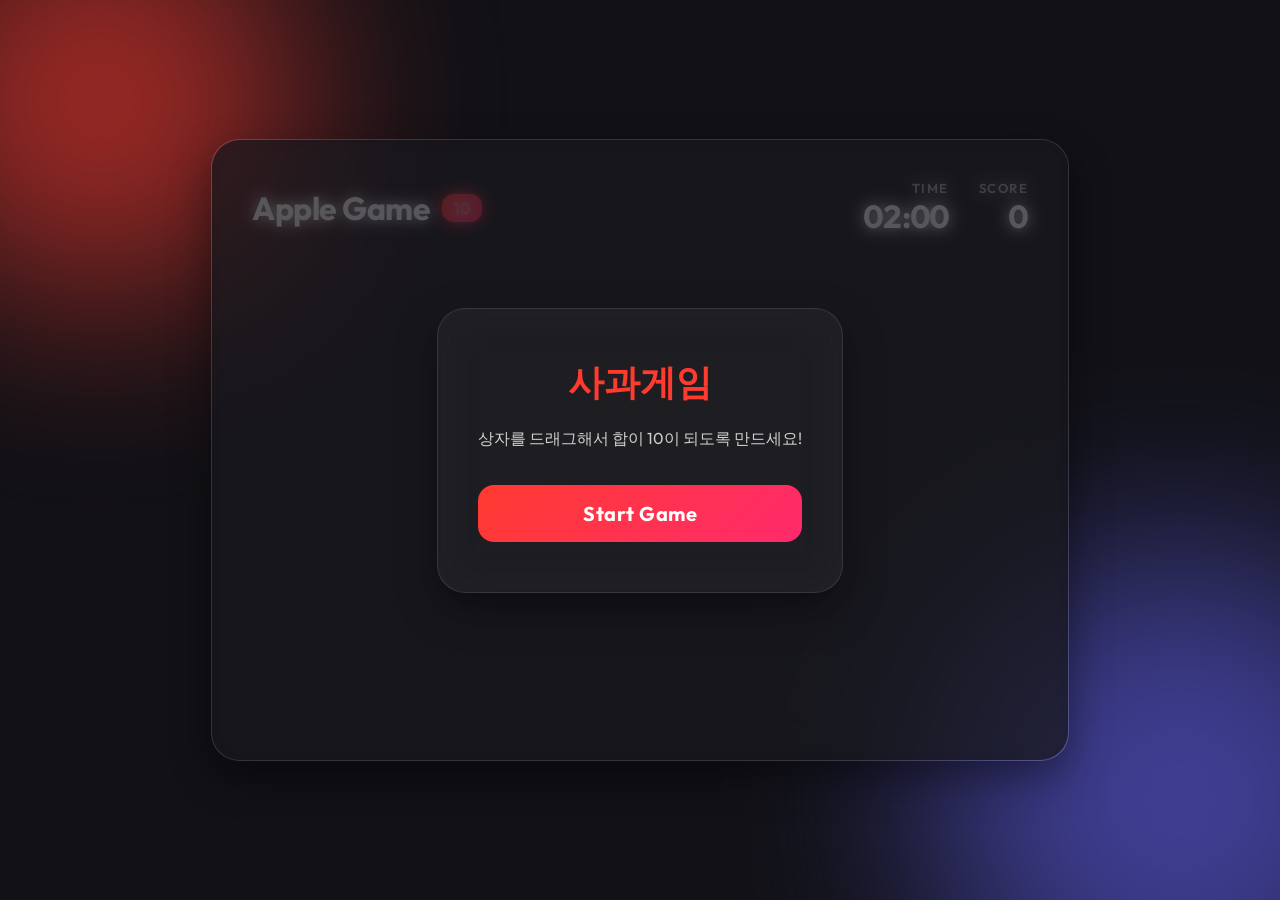
<file: game/index.html>
<!DOCTYPE html>
<html lang="ko">
<head>
    <meta charset="UTF-8">
    <meta name="viewport" content="width=device-width, initial-scale=1.0">
    <title>사과게임</title>
    <link href="https://fonts.googleapis.com/css2?family=Outfit:wght@400;600;700&display=swap" rel="stylesheet">
    <link rel="stylesheet" href="index.css">
</head>
<body>
    <div class="background-blobs">
        <div class="blob blob-1"></div>
        <div class="blob blob-2"></div>
    </div>
    <div class="container glass">
        <header>
            <h1>Apple Game <span class="badge">10</span></h1>
            <div class="stats">
                <div class="stat-box">
                    <span class="label">Time</span>
                    <span class="value" id="timer">02:00</span>
                </div>
                <div class="stat-box">
                    <span class="label">Score</span>
                    <span class="value" id="score">0</span>
                </div>
            </div>
        </header>
        
        <div class="game-container" id="gameContainer">
            <div id="grid" class="grid"></div>
        </div>

        <div id="overlay" class="overlay">
            <div class="modal glass fade-in">
                <h2 id="modalTitle">사과게임</h2>
                <p id="modalDesc">상자를 드래그해서 합이 10이 되도록 만드세요!</p>
                <button id="startBtn" class="btn">Start Game</button>
            </div>
        </div>
    </div>
    <script src="script.js"></script>
</body>
</html>
</file>
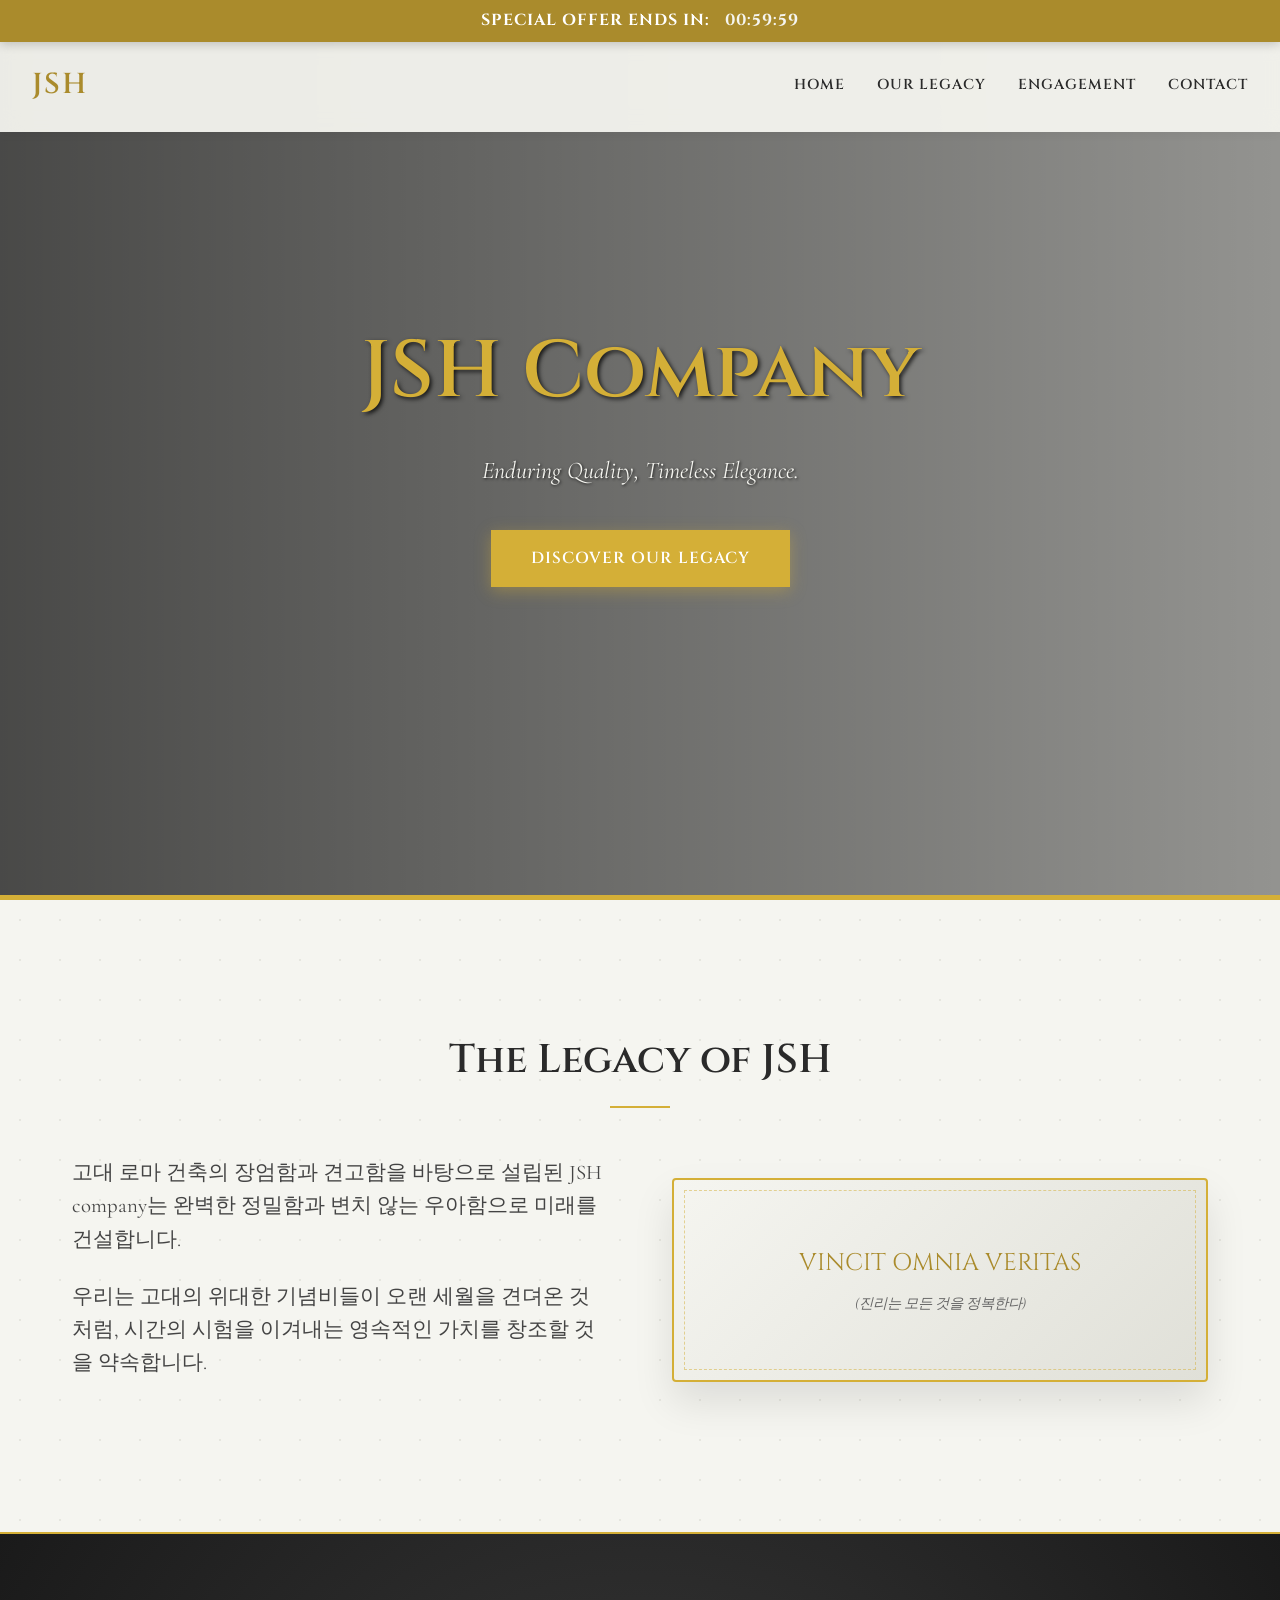
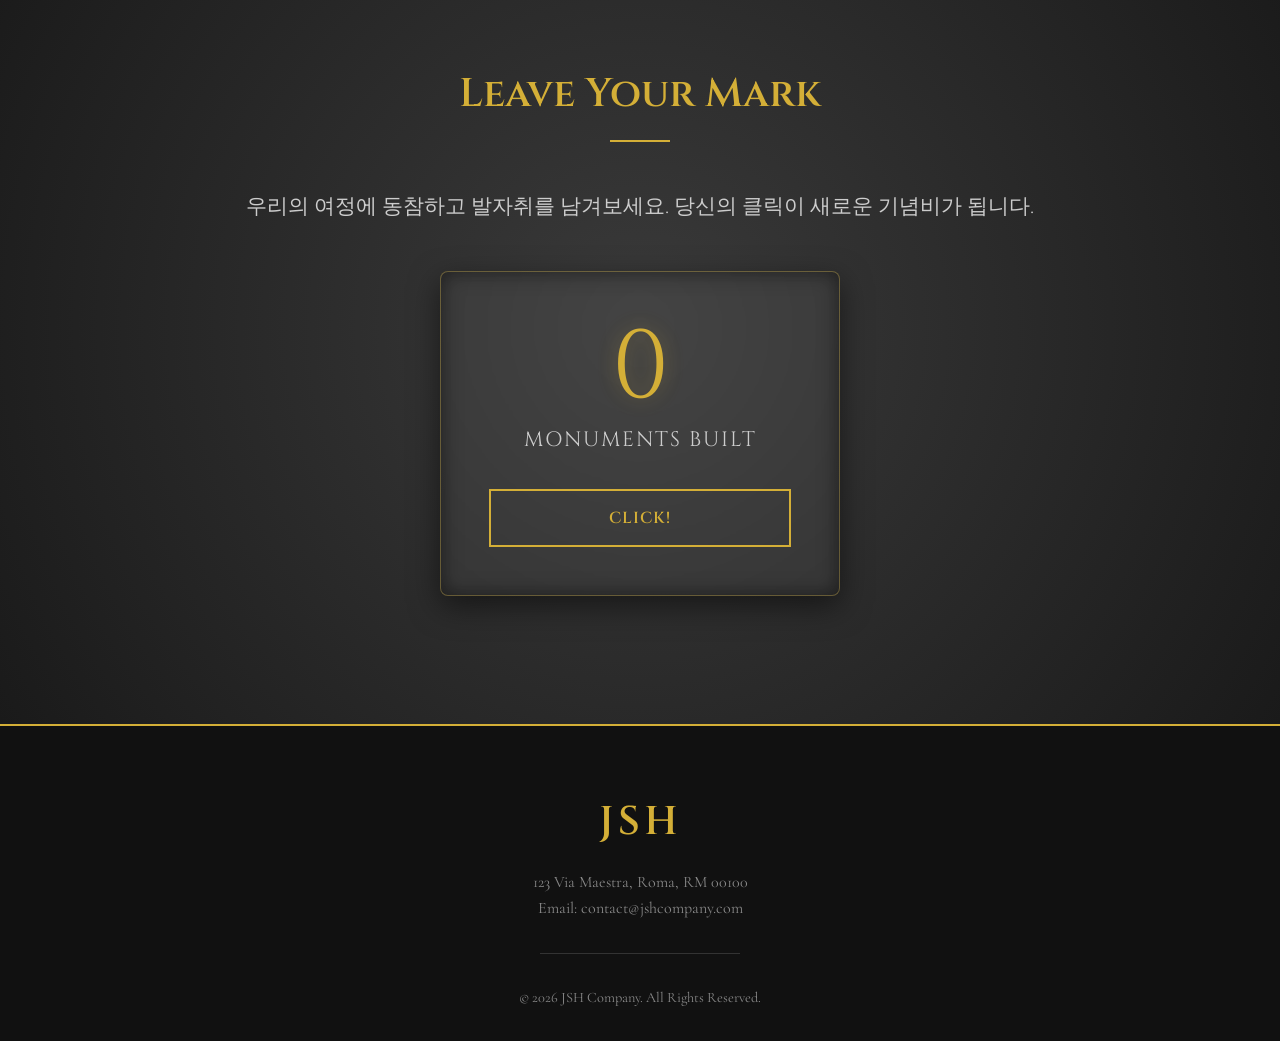
<file: test/index.html>
<!DOCTYPE html>
<html lang="ko">
<head>
    <meta charset="UTF-8">
    <meta name="viewport" content="width=device-width, initial-scale=1.0">
    <title>JSH Company | Timeless Excellence</title>
    <meta name="description" content="JSH Company - A tradition of excellence with a luxurious Roman theme.">
    <!-- Google Fonts for Roman Theme -->
    <link href="https://fonts.googleapis.com/css2?family=Cinzel:wght@400;600;700&family=Cormorant+Garamond:ital,wght@0,400;0,600;1,400&display=swap" rel="stylesheet">
    <link rel="stylesheet" href="style.css">
</head>
<body>
    <div class="countdown-banner" id="countdown-banner">
        <span>SPECIAL OFFER ENDS IN: </span>
        <span id="countdown-timer" class="countdown-timer">01:00:00</span>
    </div>
    
    <header class="navbar">
        <div class="logo">JSH</div>
        <nav>
            <ul class="nav-links">
                <li><a href="#hero">Home</a></li>
                <li><a href="#about">Our Legacy</a></li>
                <li><a href="#engagement">Engagement</a></li>
                <li><a href="#contact">Contact</a></li>
            </ul>
        </nav>
    </header>

    <main>
        <!-- Hero Section -->
        <section id="hero" class="hero-section">
            <div class="hero-content">
                <h1 class="fade-in">JSH Company</h1>
                <p class="fade-in delay-1">Enduring Quality, Timeless Elegance.</p>
                <a href="#about" class="btn btn-gold fade-in delay-2">Discover Our Legacy</a>
            </div>
        </section>

        <!-- About Section -->
        <section id="about" class="about-section">
            <div class="container">
                <h2 class="section-title reveal">The Legacy of JSH</h2>
                <div class="about-grid">
                    <div class="about-text reveal">
                        <p>고대 로마 건축의 장엄함과 견고함을 바탕으로 설립된 JSH company는 완벽한 정밀함과 변치 않는 우아함으로 미래를 건설합니다.</p>
                        <p>우리는 고대의 위대한 기념비들이 오랜 세월을 견뎌온 것처럼, 시간의 시험을 이겨내는 영속적인 가치를 창조할 것을 약속합니다.</p>
                    </div>
                    <div class="about-image reveal delay-1">
                        <div class="marble-box">
                            <span>VINCIT OMNIA VERITAS<br><small>(진리는 모든 것을 정복한다)</small></span>
                        </div>
                    </div>
                </div>
            </div>
        </section>

        <!-- Engagement Section (Clicker) -->
        <section id="engagement" class="engagement-section">
            <div class="container text-center">
                <h2 class="section-title reveal">Leave Your Mark</h2>
                <p class="reveal">우리의 여정에 동참하고 발자취를 남겨보세요. 당신의 클릭이 새로운 기념비가 됩니다.</p>
                
                <div class="counter-box reveal delay-1">
                    <div class="counter-display" id="click-count">0</div>
                    <p class="counter-label">Monuments Built</p>
                    <button id="click-btn" class="btn btn-roman">CLICK!</button>
                </div>
            </div>
        </section>
    </main>

    <footer id="contact" class="footer">
        <div class="container text-center">
            <h2 class="logo-large">JSH</h2>
            <p>123 Via Maestra, Roma, RM 00100</p>
            <p>Email: contact@jshcompany.com</p>
            <div class="divider"></div>
            <p class="copyright">&copy; 2026 JSH Company. All Rights Reserved.</p>
        </div>
    </footer>

    <script src="script.js"></script>
</body>
</html>
</file>
<file: game/index.css>
:root {
    --primary: #FF3B30;
    --primary-light: #ff7e75;
    --bg: #111116;
    --text: #ffffff;
    --glass-bg: rgba(255, 255, 255, 0.05);
    --glass-border: rgba(255, 255, 255, 0.1);
    --selection-color: rgba(255, 59, 48, 0.3);
    --selection-border: rgba(255, 59, 48, 0.8);
}

* {
    box-sizing: border-box;
    margin: 0;
    padding: 0;
}

body {
    font-family: 'Outfit', sans-serif;
    background-color: var(--bg);
    color: var(--text);
    height: 100vh;
    display: flex;
    justify-content: center;
    align-items: center;
    overflow: hidden;
    user-select: none;
    -webkit-user-select: none;
}

.background-blobs {
    position: absolute;
    top: 0; left: 0; width: 100%; height: 100%;
    z-index: -1;
    overflow: hidden;
}

.blob {
    position: absolute;
    border-radius: 50%;
    filter: blur(100px);
    opacity: 0.6;
}

.blob-1 {
    width: 400px; height: 400px;
    background: #FF3B30;
    top: -100px; left: -100px;
    animation: float 10s ease-in-out infinite alternate;
}

.blob-2 {
    width: 500px; height: 500px;
    background: #5E5CE6;
    bottom: -150px; right: -150px;
    animation: float 15s ease-in-out infinite alternate-reverse;
}

@keyframes float {
    0% { transform: translateY(0) scale(1); }
    100% { transform: translateY(50px) scale(1.1); }
}

.glass {
    background: var(--glass-bg);
    backdrop-filter: blur(24px);
    -webkit-backdrop-filter: blur(24px);
    border: 1px solid var(--glass-border);
    border-radius: 28px;
    box-shadow: 0 16px 40px 0 rgba(0, 0, 0, 0.4);
}

.container {
    padding: 40px;
    display: flex;
    flex-direction: column;
    gap: 30px;
    position: relative;
    max-width: 100%;
}

header {
    display: flex;
    justify-content: space-between;
    align-items: center;
}

h1 {
    font-size: 32px;
    font-weight: 700;
    display: flex;
    align-items: center;
    gap: 12px;
    letter-spacing: -0.5px;
}

.badge {
    background: linear-gradient(135deg, var(--primary), #FF2A6D);
    color: white;
    font-size: 16px;
    padding: 4px 12px;
    border-radius: 12px;
    font-weight: 700;
}

.stats {
    display: flex;
    gap: 30px;
}

.stat-box {
    display: flex;
    flex-direction: column;
    align-items: flex-end;
}

.stat-box .label {
    font-size: 13px;
    text-transform: uppercase;
    letter-spacing: 1.5px;
    opacity: 0.6;
    font-weight: 600;
}

.stat-box .value {
    font-size: 32px;
    font-weight: 700;
    font-variant-numeric: tabular-nums;
    text-shadow: 0 2px 10px rgba(255,255,255,0.2);
}

.game-container {
    position: relative;
    touch-action: none; /* Prevent scrolling on mobile during drag */
}

.grid {
    display: grid;
    grid-template-columns: repeat(17, 40px);
    grid-template-rows: repeat(10, 40px);
    gap: 6px;
    position: relative;
}

.cell {
    width: 40px;
    height: 40px;
    display: flex;
    justify-content: center;
    align-items: center;
    background: rgba(255, 255, 255, 0.08);
    border: 1px solid rgba(255, 255, 255, 0.1);
    border-radius: 10px;
    font-size: 20px;
    font-weight: 600;
    cursor: grab;
    transition: transform 0.15s cubic-bezier(0.175, 0.885, 0.32, 1.275), background 0.1s, opacity 0.3s ease-out;
}

.cell.empty {
    opacity: 0;
    pointer-events: none;
    transform: scale(0.6);
}

.cell.selected {
    background: var(--primary);
    border-color: var(--primary-light);
    transform: scale(1.05);
    box-shadow: 0 4px 16px rgba(255, 59, 48, 0.5);
    color: white;
}

.cell:active {
    cursor: grabbing;
}

.overlay {
    position: absolute;
    top: 0; left: 0; right: 0; bottom: 0;
    background: rgba(17, 17, 22, 0.7);
    backdrop-filter: blur(8px);
    display: flex;
    justify-content: center;
    align-items: center;
    border-radius: 28px;
    z-index: 100;
    transition: opacity 0.3s;
}

.hidden {
    display: none !important;
}

.modal {
    padding: 50px 40px;
    text-align: center;
    display: flex;
    flex-direction: column;
    gap: 15px;
    min-width: 340px;
}

.modal h2 {
    font-size: 36px;
    color: var(--primary);
    margin-bottom: 5px;
}

.modal p {
    font-size: 16px;
    opacity: 0.8;
    margin-bottom: 20px;
}

.btn {
    background: linear-gradient(135deg, var(--primary), #FF2A6D);
    color: white;
    border: none;
    padding: 16px 32px;
    font-size: 20px;
    font-weight: 700;
    border-radius: 16px;
    cursor: pointer;
    font-family: inherit;
    transition: transform 0.2s, box-shadow 0.2s;
    letter-spacing: 0.5px;
}

.btn:hover {
    transform: translateY(-2px);
    box-shadow: 0 12px 28px rgba(255, 59, 48, 0.4);
}

.btn:active {
    transform: translateY(0);
}

.fade-in {
    animation: fadeIn 0.4s cubic-bezier(0.16, 1, 0.3, 1) forwards;
}

@keyframes fadeIn {
    from { opacity: 0; transform: scale(0.95); }
    to { opacity: 1; transform: scale(1); }
}

.coin-effect {
    position: absolute;
    transform: translate(-50%, -50%);
    font-size: 28px;
    font-weight: 800;
    color: #FFD700;
    text-shadow: 0 0 10px rgba(255, 215, 0, 0.8), 0 2px 4px rgba(0,0,0,0.5);
    pointer-events: none;
    z-index: 50;
    animation: coinUp 0.8s ease-out forwards;
}

@keyframes coinUp {
    0% {
        opacity: 0;
        transform: translate(-50%, -50%) scale(0.5);
    }
    15% {
        opacity: 1;
        transform: translate(-50%, -150%) scale(1.2);
    }
    100% {
        opacity: 0;
        transform: translate(-50%, -250%) scale(1);
    }
}
</file>
<file: test/style.css>
:root {
    --gold: #D4AF37;
    --gold-dark: #AA8B2C;
    --marble: #F5F5F0;
    --marble-dark: #E6E6DF;
    --roman-red: #A31F2A;
    --charcoal: #2A2A2A;
    --text-main: #333333;
    --font-heading: 'Cinzel', serif;
    --font-body: 'Cormorant Garamond', serif;
}

* {
    margin: 0;
    padding: 0;
    box-sizing: border-box;
}

html {
    scroll-behavior: smooth;
}

body {
    font-family: var(--font-body);
    background-color: var(--marble);
    color: var(--text-main);
    line-height: 1.6;
    overflow-x: hidden;
}

.container {
    max-width: 1200px;
    margin: 0 auto;
    padding: 0 2rem;
}

.text-center {
    text-align: center;
}

/* Typography */
h1, h2, h3, .logo {
    font-family: var(--font-heading);
    font-weight: 600;
}

.section-title {
    font-size: 2.5rem;
    color: var(--charcoal);
    margin-bottom: 3rem;
    text-align: center;
    position: relative;
    padding-bottom: 1rem;
}

.section-title::after {
    content: '';
    position: absolute;
    bottom: 0;
    left: 50%;
    transform: translateX(-50%);
    width: 60px;
    height: 2px;
    background-color: var(--gold);
}

/* Countdown Banner */
.countdown-banner {
    position: fixed;
    top: 0;
    left: 0;
    width: 100%;
    background-color: var(--gold-dark);
    color: #fff;
    text-align: center;
    padding: 0.5rem 0;
    z-index: 1001;
    font-family: var(--font-heading);
    font-size: 1rem;
    font-weight: 700;
    box-shadow: 0 2px 10px rgba(0, 0, 0, 0.2);
    letter-spacing: 1px;
}

.countdown-timer {
    margin-left: 10px;
    color: var(--marble);
}

/* Navigation */
.navbar {
    position: fixed;
    top: 38px;
    left: 0;
    width: 100%;
    padding: 1.5rem 2rem;
    display: flex;
    justify-content: space-between;
    align-items: center;
    background-color: rgba(245, 245, 240, 0.95);
    backdrop-filter: blur(10px);
    z-index: 1000;
    box-shadow: 0 2px 10px rgba(0, 0, 0, 0.05);
    transition: padding 0.3s ease;
}

.navbar.scrolled {
    padding: 1rem 2rem;
}

.logo {
    font-size: 1.8rem;
    color: var(--gold-dark);
    letter-spacing: 2px;
}

.nav-links {
    list-style: none;
    display: flex;
    gap: 2rem;
}

.nav-links a {
    text-decoration: none;
    color: var(--charcoal);
    font-family: var(--font-heading);
    font-size: 0.9rem;
    font-weight: 600;
    letter-spacing: 1px;
    transition: color 0.3s ease;
    text-transform: uppercase;
}

.nav-links a:hover {
    color: var(--gold);
}

/* Hero Section */
.hero-section {
    height: 100vh;
    display: flex;
    align-items: center;
    justify-content: center;
    position: relative;
    background: linear-gradient(to right, rgba(0, 0, 0, 0.7), rgba(0, 0, 0, 0.4)),
                url('https://images.unsplash.com/photo-1549887552-cb1071d3e5ca?q=80&w=2000&auto=format&fit=crop') center/cover no-repeat;
    text-align: center;
    border-bottom: 5px solid var(--gold);
}

.hero-content {
    max-width: 800px;
    padding: 0 2rem;
}

.hero-content h1 {
    font-size: 5rem;
    color: var(--gold);
    margin-bottom: 1rem;
    text-shadow: 2px 2px 4px rgba(0, 0, 0, 0.8);
}

.hero-content p {
    font-size: 1.5rem;
    color: var(--marble);
    margin-bottom: 2.5rem;
    font-style: italic;
    text-shadow: 1px 1px 3px rgba(0, 0, 0, 0.8);
}

/* Buttons */
.btn {
    display: inline-block;
    padding: 1rem 2.5rem;
    text-decoration: none;
    font-family: var(--font-heading);
    font-weight: 600;
    text-transform: uppercase;
    letter-spacing: 1px;
    transition: all 0.3s ease;
    cursor: pointer;
    border: none;
    font-size: 1rem;
}

.btn-gold {
    background-color: var(--gold);
    color: #fff;
    box-shadow: 0 4px 15px rgba(212, 175, 55, 0.4);
}

.btn-gold:hover {
    background-color: var(--gold-dark);
    transform: translateY(-2px);
    box-shadow: 0 6px 20px rgba(212, 175, 55, 0.6);
}

/* About Section */
.about-section {
    padding: 8rem 0;
    background-color: var(--marble);
    background-image: radial-gradient(var(--marble-dark) 1px, transparent 1px);
    background-size: 40px 40px;
}

.about-grid {
    display: grid;
    grid-template-columns: 1fr 1fr;
    gap: 4rem;
    align-items: center;
}

.about-text p {
    font-size: 1.3rem;
    margin-bottom: 1.5rem;
    color: #444;
}

.marble-box {
    background: linear-gradient(135deg, var(--marble) 0%, #e0e0d8 100%);
    border: 2px solid var(--gold);
    padding: 4rem 2rem;
    text-align: center;
    box-shadow: 0 20px 40px rgba(0,0,0,0.1);
    position: relative;
    border-radius: 4px;
}

.marble-box::before {
    content: '';
    position: absolute;
    top: 10px; right: 10px; bottom: 10px; left: 10px;
    border: 1px dashed var(--gold);
    opacity: 0.5;
}

.marble-box span {
    font-family: var(--font-heading);
    font-size: 1.5rem;
    color: var(--gold-dark);
    position: relative;
    z-index: 1;
}

.marble-box small {
    font-size: 0.9rem;
    color: #666;
    font-family: var(--font-body);
    font-style: italic;
    display: block;
    margin-top: 10px;
}

/* Engagement Section (Counter) */
.engagement-section {
    padding: 8rem 0;
    background-color: var(--charcoal);
    color: var(--marble);
    border-top: 2px solid var(--gold);
    border-bottom: 2px solid var(--gold);
    background: radial-gradient(circle at center, #3a3a3a 0%, #1a1a1a 100%);
}

.engagement-section .section-title {
    color: var(--gold);
}

.engagement-section p {
    font-size: 1.3rem;
    color: #ccc;
    margin-bottom: 3rem;
}

.counter-box {
    background-color: rgba(255, 255, 255, 0.05);
    border: 1px solid rgba(212, 175, 55, 0.3);
    padding: 3rem;
    border-radius: 8px;
    max-width: 400px;
    margin: 0 auto;
    box-shadow: inset 0 0 20px rgba(0, 0, 0, 0.5), 0 10px 30px rgba(0,0,0,0.5);
    backdrop-filter: blur(5px);
}

.counter-display {
    font-family: var(--font-heading);
    font-size: 6rem;
    color: var(--gold);
    line-height: 1;
    margin-bottom: 0.5rem;
    text-shadow: 0 0 20px rgba(212, 175, 55, 0.3);
    transition: transform 0.15s ease, color 0.15s ease;
}

.counter-label {
    font-family: var(--font-heading);
    color: var(--marble-dark);
    margin-bottom: 2rem !important;
    text-transform: uppercase;
    letter-spacing: 2px;
}

.btn-roman {
    background-color: transparent;
    color: var(--gold);
    border: 2px solid var(--gold);
    width: 100%;
}

.btn-roman:hover, .btn-roman:active {
    background-color: var(--gold);
    color: var(--charcoal);
    box-shadow: 0 0 15px rgba(212, 175, 55, 0.5);
}

.btn-roman:active {
    transform: scale(0.96);
}

/* Footer Element */
.footer {
    background-color: #111;
    color: #888;
    padding: 4rem 0 2rem;
}

.footer .logo-large {
    font-size: 2.5rem;
    color: var(--gold);
    margin-bottom: 1rem;
    letter-spacing: 4px;
}

.footer .divider {
    height: 1px;
    background-color: #333;
    margin: 2rem auto;
    width: 200px;
}

.footer .copyright {
    font-size: 0.9rem;
}

/* Animations */
.fade-in {
    opacity: 0;
    transform: translateY(20px);
    animation: fadeIn 1s ease forwards;
}

.fade-in.delay-1 { animation-delay: 0.3s; }
.fade-in.delay-2 { animation-delay: 0.6s; }

@keyframes fadeIn {
    to {
        opacity: 1;
        transform: translateY(0);
    }
}

.reveal {
    opacity: 0;
    transform: translateY(30px);
    transition: all 0.8s ease;
}

.reveal.active {
    opacity: 1;
    transform: translateY(0);
}

.reveal.delay-1.active {
    transition-delay: 0.3s;
}

/* Responsive */
@media (max-width: 768px) {
    .hero-content h1 { font-size: 3rem; }
    .nav-links { display: none; }
    .about-grid { grid-template-columns: 1fr; gap: 2rem;}
    .counter-display { font-size: 4rem;}
}
</file>
